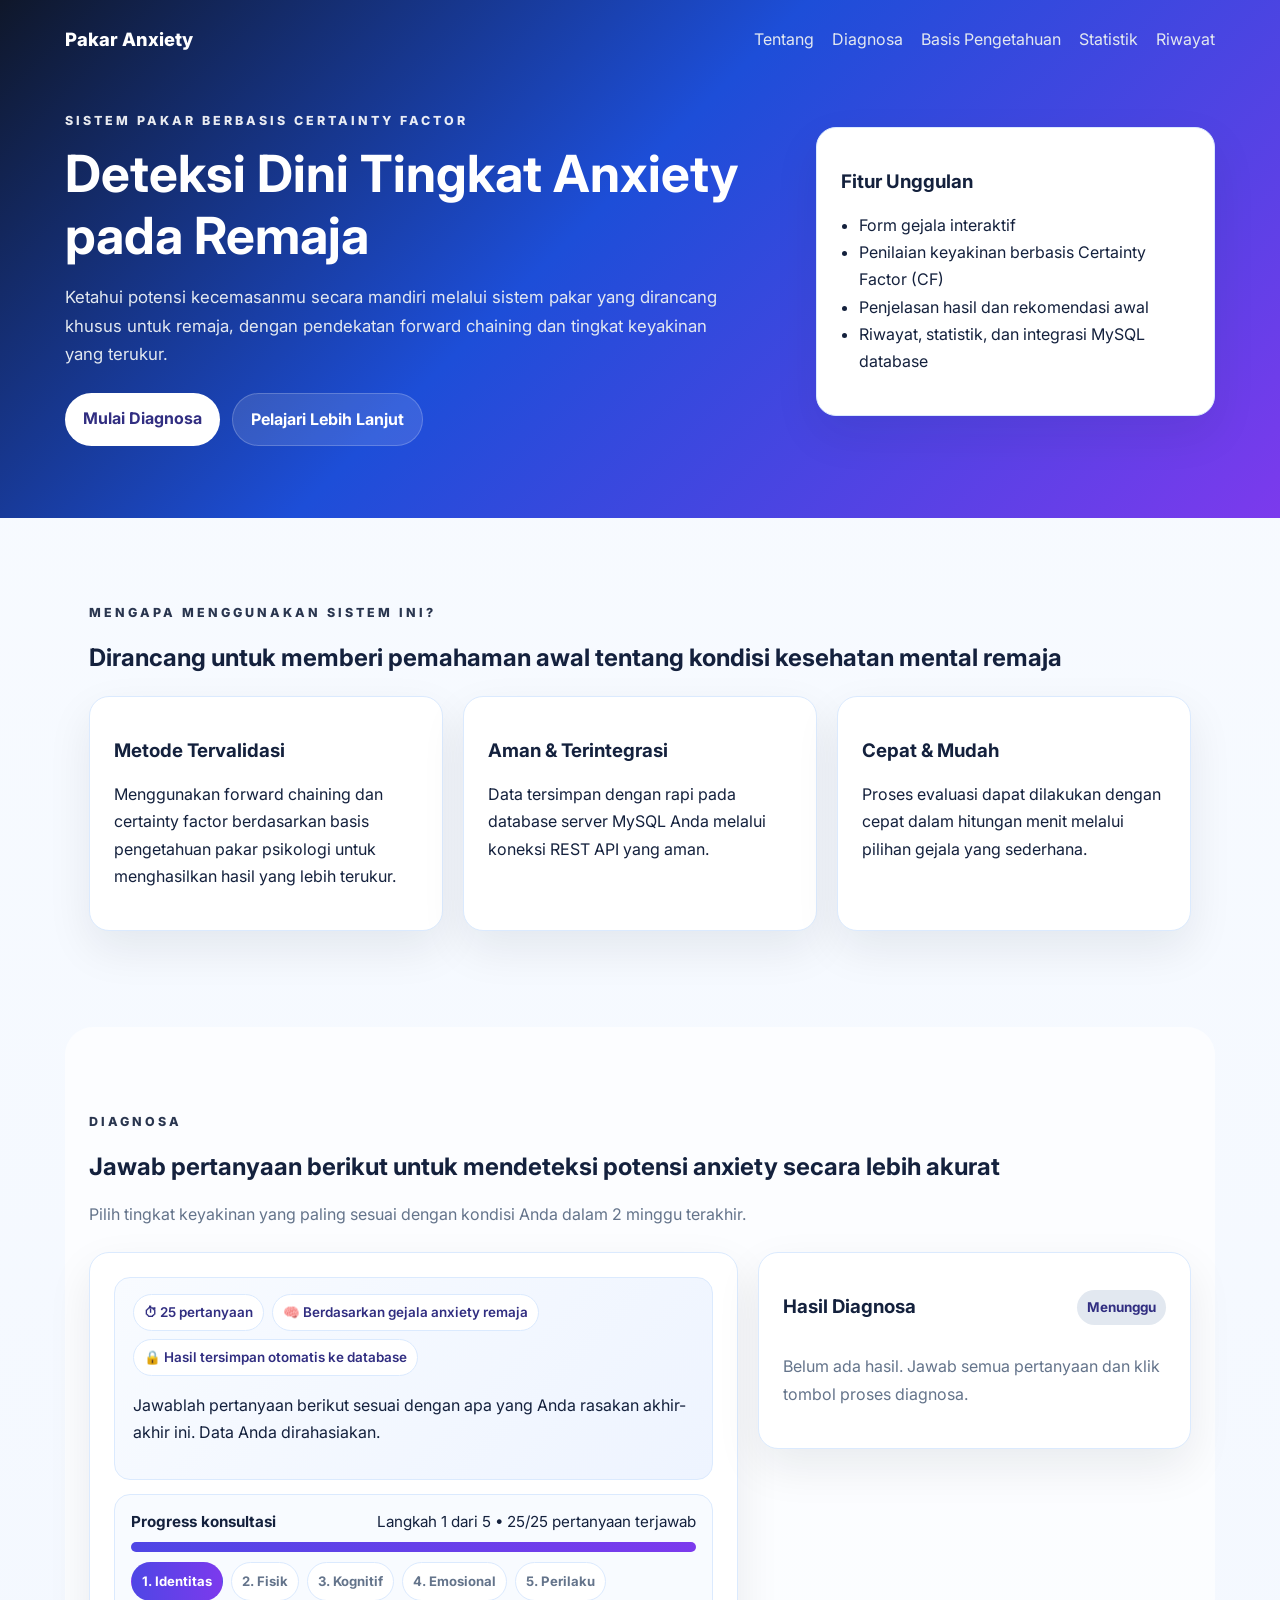
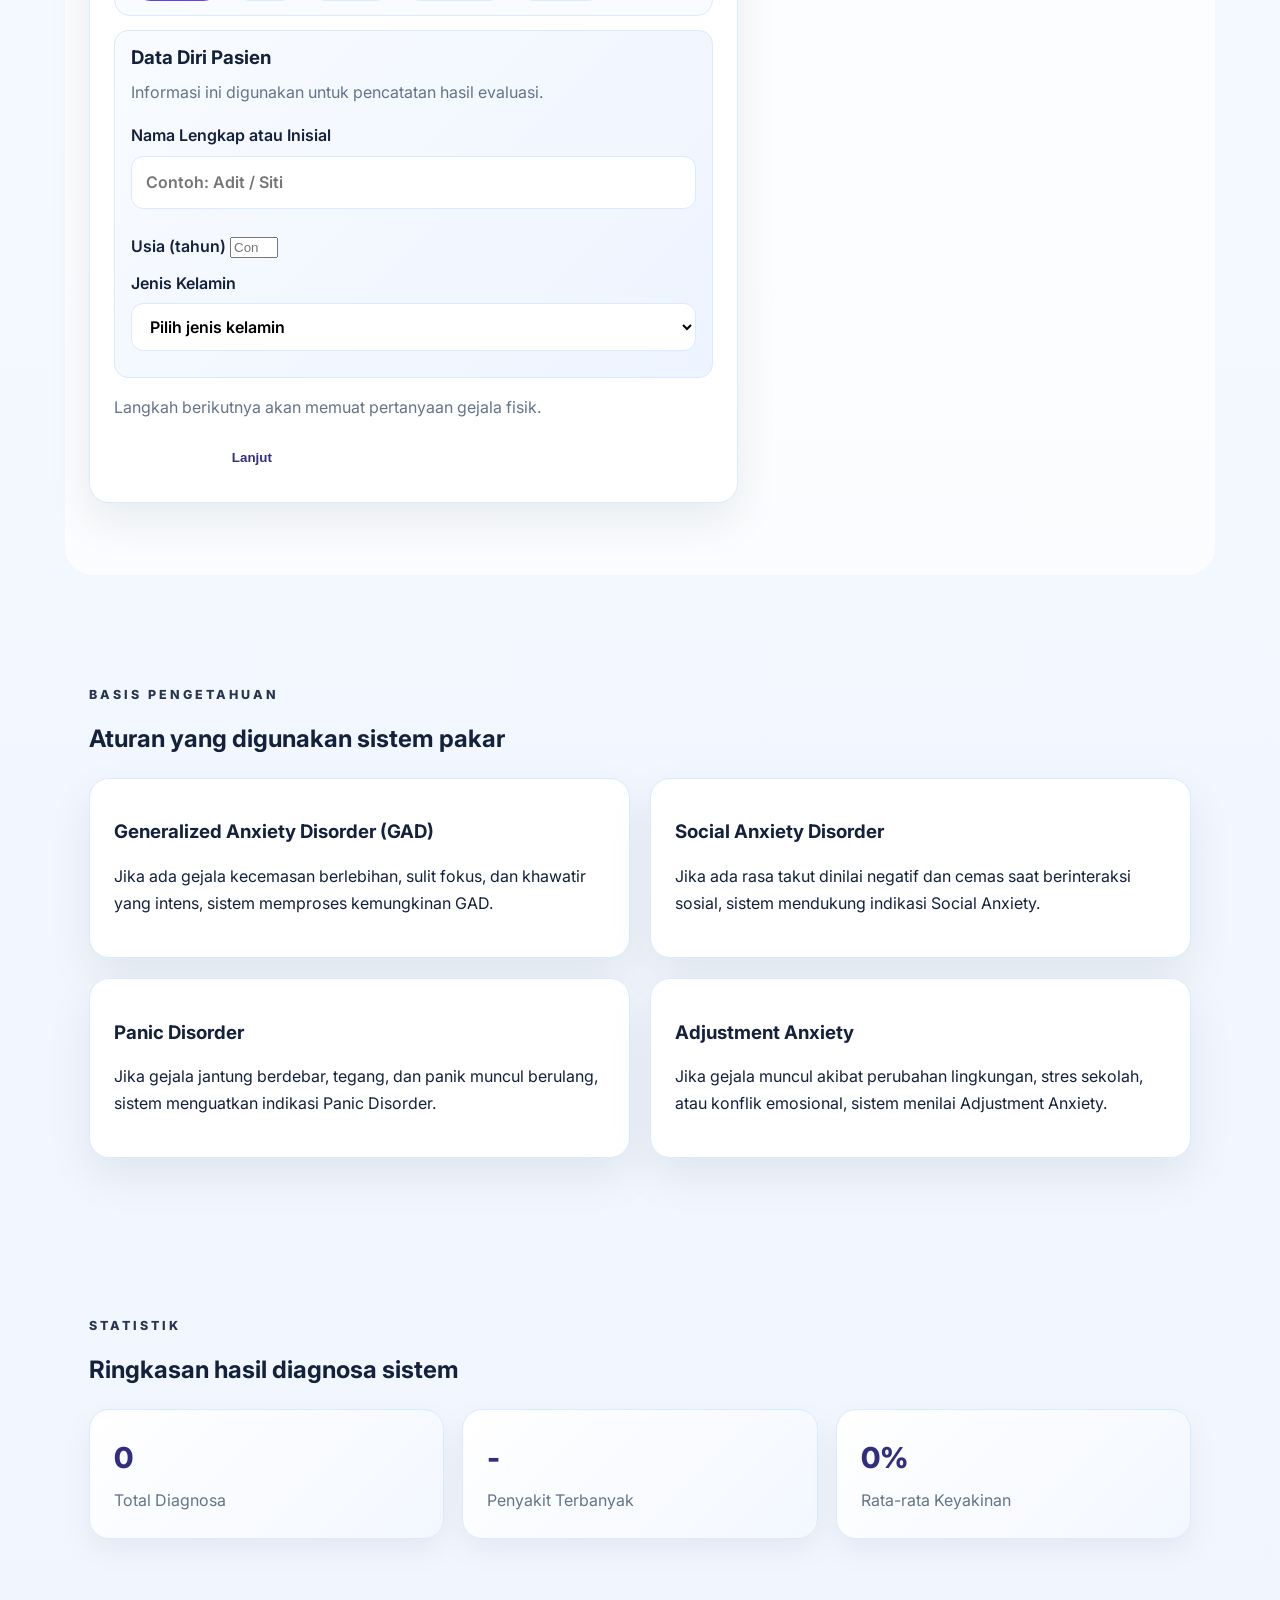
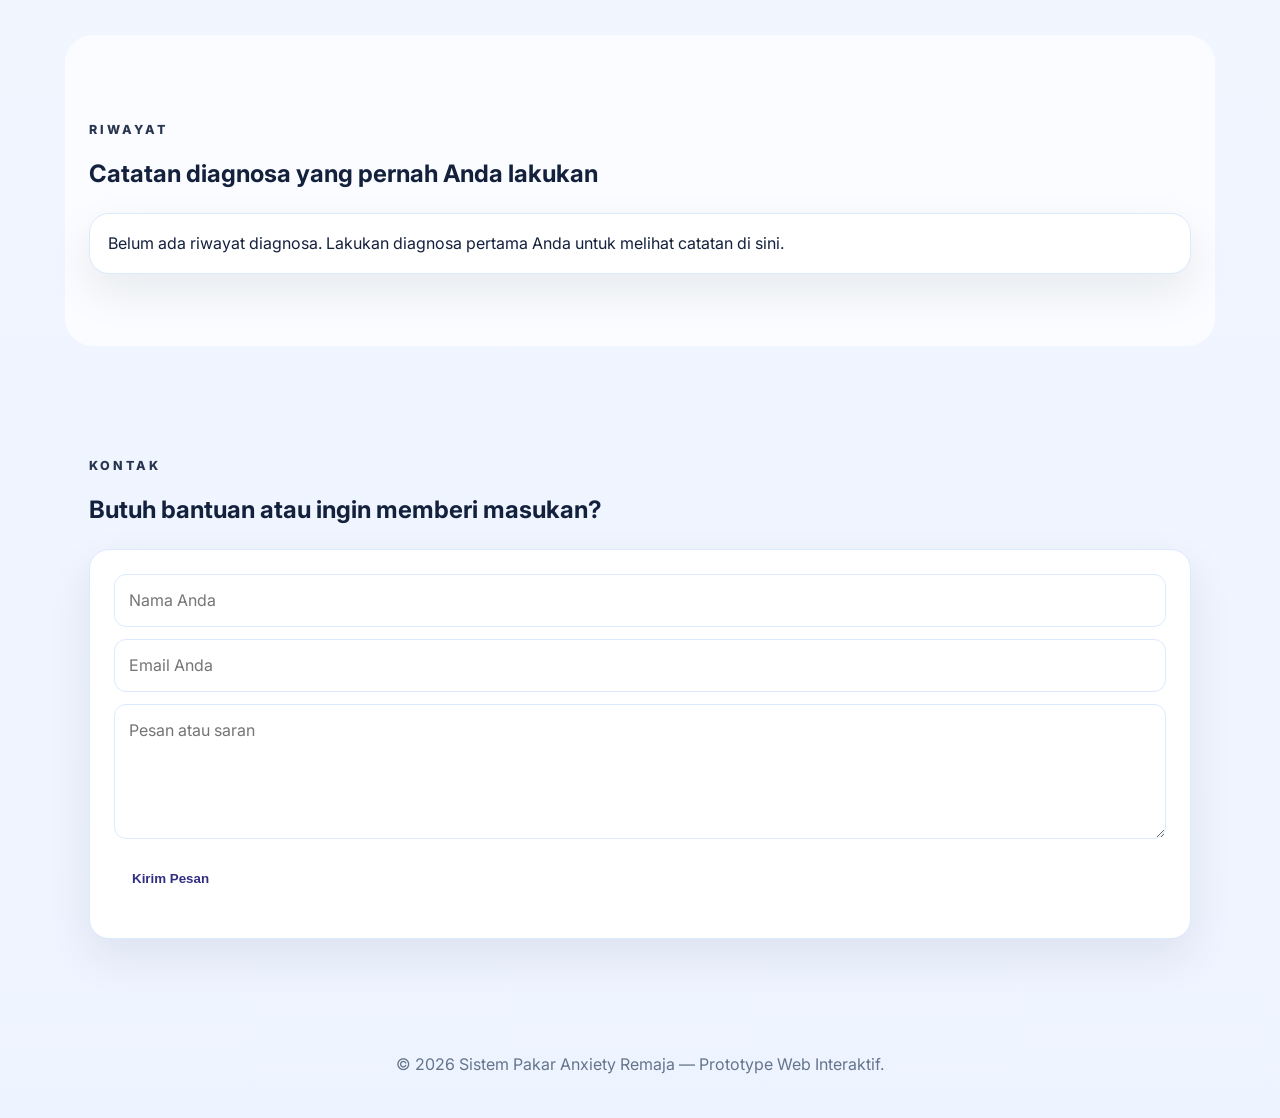
<file: index.html>
<!DOCTYPE html>
<html lang="id">
  <head>
    <meta charset="UTF-8" />
    <meta name="viewport" content="width=device-width, initial-scale=1.0" />
    <title>Deteksi Dini Tingkat Anxiety pada Remaja</title>
    <meta name="description" content="Sistem pakar untuk mendeteksi dini tingkat anxiety pada remaja dengan metode certainty factor dan forward chaining." />
    <link rel="preconnect" href="https://fonts.googleapis.com" />
    <link rel="preconnect" href="https://fonts.gstatic.com" crossorigin />
    <link href="https://fonts.googleapis.com/css2?family=Inter:wght@400;500;600;700;800&display=swap" rel="stylesheet" />
    <link rel="stylesheet" href="styles.css" />
  </head>
  <body>
    <header class="hero">
      <nav class="navbar">
        <a href="#home" class="brand">Pakar Anxiety</a>
        <div class="nav-links">
          <a href="#about">Tentang</a>
          <a href="#diagnosis">Diagnosa</a>
          <a href="#knowledge">Basis Pengetahuan</a>
          <a href="#statistics">Statistik</a>
          <a href="#history">Riwayat</a>
        </div>
      </nav>

      <section id="home" class="hero-content">
        <div>
          <p class="eyebrow">Sistem Pakar Berbasis Certainty Factor</p>
          <h1>Deteksi Dini Tingkat Anxiety pada Remaja</h1>
          <p class="hero-text">
            Ketahui potensi kecemasanmu secara mandiri melalui sistem pakar yang dirancang khusus untuk remaja, dengan pendekatan forward chaining dan tingkat keyakinan yang terukur.
          </p>
          <div class="hero-actions">
            <a href="#diagnosis" class="btn btn-primary">Mulai Diagnosa</a>
            <a href="#knowledge" class="btn btn-secondary">Pelajari Lebih Lanjut</a>
          </div>
        </div>
        <div class="hero-card">
          <h3>Fitur Unggulan</h3>
          <ul>
            <li>Form gejala interaktif</li>
            <li>Penilaian keyakinan berbasis Certainty Factor (CF)</li>
            <li>Penjelasan hasil dan rekomendasi awal</li>
            <li>Riwayat, statistik, dan integrasi MySQL database</li>
          </ul>
        </div>
      </section>
    </header>

    <main>
      <section id="about" class="section">
        <div class="section-heading">
          <p class="eyebrow">Mengapa Menggunakan Sistem Ini?</p>
          <h2>Dirancang untuk memberi pemahaman awal tentang kondisi kesehatan mental remaja</h2>
        </div>
        <div class="card-grid">
          <article class="info-card">
            <h3>Metode Tervalidasi</h3>
            <p>Menggunakan forward chaining dan certainty factor berdasarkan basis pengetahuan pakar psikologi untuk menghasilkan hasil yang lebih terukur.</p>
          </article>
          <article class="info-card">
            <h3>Aman & Terintegrasi</h3>
            <p>Data tersimpan dengan rapi pada database server MySQL Anda melalui koneksi REST API yang aman.</p>
          </article>
          <article class="info-card">
            <h3>Cepat & Mudah</h3>
            <p>Proses evaluasi dapat dilakukan dengan cepat dalam hitungan menit melalui pilihan gejala yang sederhana.</p>
          </article>
        </div>
      </section>

      <section id="diagnosis" class="section alt-section">
        <div class="section-heading">
          <p class="eyebrow">Diagnosa</p>
          <h2>Jawab pertanyaan berikut untuk mendeteksi potensi anxiety secara lebih akurat</h2>
          <p class="section-subtitle">Pilih tingkat keyakinan yang paling sesuai dengan kondisi Anda dalam 2 minggu terakhir.</p>
        </div>
        <div class="diagnosis-layout">
          <!-- PERBAIKAN 1: Menambahkan atribut novalidate agar tidak terjadi error "invalid form control is not focusable" -->
          <form id="diagnosisForm" class="diagnosis-card" novalidate>
            <div class="consultation-intro">
              <div class="consultation-badges">
                <span>⏱ 25 pertanyaan</span>
                <span>🧠 Berdasarkan gejala anxiety remaja</span>
                <span>🔒 Hasil tersimpan otomatis ke database</span>
              </div>
              <p>Jawablah pertanyaan berikut sesuai dengan apa yang Anda rasakan akhir-akhir ini. Data Anda dirahasiakan.</p>
            </div>

            <div class="progress-card">
              <div class="progress-head">
                <strong>Progress konsultasi</strong>
                <span id="progressLabel">Langkah 1/5 • 0/25 pertanyaan terjawab</span>
              </div>
              <div class="progress-bar">
                <div id="progressBar" class="progress-fill"></div>
              </div>
              <div class="stepper" role="tablist" aria-label="Tahap konsultasi">
                <div class="step-pill active" data-step-pill="0">1. Identitas</div>
                <div class="step-pill" data-step-pill="1">2. Fisik</div>
                <div class="step-pill" data-step-pill="2">3. Kognitif</div>
                <div class="step-pill" data-step-pill="3">4. Emosional</div>
                <div class="step-pill" data-step-pill="4">5. Perilaku</div>
              </div>
            </div>

            <!-- LANGKAH 1: IDENTITAS PASIEN -->
            <div class="wizard-step active" data-step="0">
              <div class="identity-card">
                <h3>Data Diri Pasien</h3>
                <p class="section-subtitle">Informasi ini digunakan untuk pencatatan hasil evaluasi.</p>
                <label>
                  Nama Lengkap atau Inisial
                  <input type="text" id="patientName" name="patientName" placeholder="Contoh: Adit / Siti" required />
                </label>
                <label>
                  Usia (tahun)
                  <!-- PERBAIKAN 2: Menambahkan atribut name="patientAge" -->
                  <input type="number" id="patientAge" name="patientAge" min="12" max="20" placeholder="Contoh: 16" required />
                </label>
                <label>
                  Jenis Kelamin
                  <select id="patientGender" name="patientGender" required>
                    <option value="">Pilih jenis kelamin</option>
                    <option value="Laki-laki">Laki-laki</option>
                    <option value="Perempuan">Perempuan</option>
                  </select>
                </label>
              </div>
              <p class="section-subtitle">Langkah berikutnya akan memuat pertanyaan gejala fisik.</p>
            </div>

            <!-- LANGKAH 2: GEJALA FISIK (G01 - G09) -->
            <div class="wizard-step" data-step="1">
              <div class="form-group">
                <div class="question-section">
                  <div class="step-header">
                    <h4>Bagian 1: Gejala Fisik</h4>
                    <p>Seberapa yakin Anda merasakan gejala-gejala berikut?</p>
                  </div>

                  <div class="question-card">
                    <p>1. [G01] Jantung berdetak cepat atau berdebar.</p>
                    <div class="scale">
                      <label><input type="radio" name="q1" value="0" checked /> Tidak (0)</label>
                      <label><input type="radio" name="q1" value="1" /> Sangat Tidak Yakin (0.2)</label>
                      <label><input type="radio" name="q1" value="2" /> Tidak Yakin (0.4)</label>
                      <label><input type="radio" name="q1" value="3" /> Yakin (0.6)</label>
                      <label><input type="radio" name="q1" value="4" /> Sangat Yakin (0.8)</label>
                      <label><input type="radio" name="q1" value="5" /> Pasti (1.0)</label>
                    </div>
                  </div>

                  <div class="question-card">
                    <p>2. [G02] Keringat berlebih.</p>
                    <div class="scale">
                      <label><input type="radio" name="q2" value="0" checked /> Tidak (0)</label>
                      <label><input type="radio" name="q2" value="1" /> Sangat Tidak Yakin (0.2)</label>
                      <label><input type="radio" name="q2" value="2" /> Tidak Yakin (0.4)</label>
                      <label><input type="radio" name="q2" value="3" /> Yakin (0.6)</label>
                      <label><input type="radio" name="q2" value="4" /> Sangat Yakin (0.8)</label>
                      <label><input type="radio" name="q2" value="5" /> Pasti (1.0)</label>
                    </div>
                  </div>

                  <div class="question-card">
                    <p>3. [G03] Gemetar atau tremor.</p>
                    <div class="scale">
                      <label><input type="radio" name="q3" value="0" checked /> Tidak (0)</label>
                      <label><input type="radio" name="q3" value="1" /> Sangat Tidak Yakin (0.2)</label>
                      <label><input type="radio" name="q3" value="2" /> Tidak Yakin (0.4)</label>
                      <label><input type="radio" name="q3" value="3" /> Yakin (0.6)</label>
                      <label><input type="radio" name="q3" value="4" /> Sangat Yakin (0.8)</label>
                      <label><input type="radio" name="q3" value="5" /> Pasti (1.0)</label>
                    </div>
                  </div>

                  <div class="question-card">
                    <p>4. [G04] Sesak napas.</p>
                    <div class="scale">
                      <label><input type="radio" name="q4" value="0" checked /> Tidak (0)</label>
                      <label><input type="radio" name="q4" value="1" /> Sangat Tidak Yakin (0.2)</label>
                      <label><input type="radio" name="q4" value="2" /> Tidak Yakin (0.4)</label>
                      <label><input type="radio" name="q4" value="3" /> Yakin (0.6)</label>
                      <label><input type="radio" name="q4" value="4" /> Sangat Yakin (0.8)</label>
                      <label><input type="radio" name="q4" value="5" /> Pasti (1.0)</label>
                    </div>
                  </div>

                  <div class="question-card">
                    <p>5. [G05] Pusing atau sakit kepala.</p>
                    <div class="scale">
                      <label><input type="radio" name="q5" value="0" checked /> Tidak (0)</label>
                      <label><input type="radio" name="q5" value="1" /> Sangat Tidak Yakin (0.2)</label>
                      <label><input type="radio" name="q5" value="2" /> Tidak Yakin (0.4)</label>
                      <label><input type="radio" name="q5" value="3" /> Yakin (0.6)</label>
                      <label><input type="radio" name="q5" value="4" /> Sangat Yakin (0.8)</label>
                      <label><input type="radio" name="q5" value="5" /> Pasti (1.0)</label>
                    </div>
                  </div>

                  <div class="question-card">
                    <p>6. [G06] Mual atau gangguan perut.</p>
                    <div class="scale">
                      <label><input type="radio" name="q6" value="0" checked /> Tidak (0)</label>
                      <label><input type="radio" name="q6" value="1" /> Sangat Tidak Yakin (0.2)</label>
                      <label><input type="radio" name="q6" value="2" /> Tidak Yakin (0.4)</label>
                      <label><input type="radio" name="q6" value="3" /> Yakin (0.6)</label>
                      <label><input type="radio" name="q6" value="4" /> Sangat Yakin (0.8)</label>
                      <label><input type="radio" name="q6" value="5" /> Pasti (1.0)</label>
                    </div>
                  </div>

                  <div class="question-card">
                    <p>7. [G07] Otot tegang atau kaku.</p>
                    <div class="scale">
                      <label><input type="radio" name="q7" value="0" checked /> Tidak (0)</label>
                      <label><input type="radio" name="q7" value="1" /> Sangat Tidak Yakin (0.2)</label>
                      <label><input type="radio" name="q7" value="2" /> Tidak Yakin (0.4)</label>
                      <label><input type="radio" name="q7" value="3" /> Yakin (0.6)</label>
                      <label><input type="radio" name="q7" value="4" /> Sangat Yakin (0.8)</label>
                      <label><input type="radio" name="q7" value="5" /> Pasti (1.0)</label>
                    </div>
                  </div>

                  <div class="question-card">
                    <p>8. [G08] Kelelahan berlebih.</p>
                    <div class="scale">
                      <label><input type="radio" name="q8" value="0" checked /> Tidak (0)</label>
                      <label><input type="radio" name="q8" value="1" /> Sangat Tidak Yakin (0.2)</label>
                      <label><input type="radio" name="q8" value="2" /> Tidak Yakin (0.4)</label>
                      <label><input type="radio" name="q8" value="3" /> Yakin (0.6)</label>
                      <label><input type="radio" name="q8" value="4" /> Sangat Yakin (0.8)</label>
                      <label><input type="radio" name="q8" value="5" /> Pasti (1.0)</label>
                    </div>
                  </div>

                  <div class="question-card">
                    <p>9. [G09] Sulit tidur (insomnia).</p>
                    <div class="scale">
                      <label><input type="radio" name="q9" value="0" checked /> Tidak (0)</label>
                      <label><input type="radio" name="q9" value="1" /> Sangat Tidak Yakin (0.2)</label>
                      <label><input type="radio" name="q9" value="2" /> Tidak Yakin (0.4)</label>
                      <label><input type="radio" name="q9" value="3" /> Yakin (0.6)</label>
                      <label><input type="radio" name="q9" value="4" /> Sangat Yakin (0.8)</label>
                      <label><input type="radio" name="q9" value="5" /> Pasti (1.0)</label>
                    </div>
                  </div>
                </div>
              </div>
            </div>

            <!-- LANGKAH 3: GEJALA KOGNITIF (G10 - G16) -->
            <div class="wizard-step" data-step="2">
              <div class="form-group">
                <div class="question-section">
                  <div class="step-header">
                    <h4>Bagian 2: Gejala Kognitif</h4>
                    <p>Seberapa yakin Anda merasakan gejala-gejala berikut?</p>
                  </div>

                  <div class="question-card">
                    <p>10. [G10] Khawatir berlebihan tentang berbagai hal.</p>
                    <div class="scale">
                      <label><input type="radio" name="q10" value="0" checked /> Tidak (0)</label>
                      <label><input type="radio" name="q10" value="1" /> Sangat Tidak Yakin (0.2)</label>
                      <label><input type="radio" name="q10" value="2" /> Tidak Yakin (0.4)</label>
                      <label><input type="radio" name="q10" value="3" /> Yakin (0.6)</label>
                      <label><input type="radio" name="q10" value="4" /> Sangat Yakin (0.8)</label>
                      <label><input type="radio" name="q10" value="5" /> Pasti (1.0)</label>
                    </div>
                  </div>

                  <div class="question-card">
                    <p>11. [G11] Sulit berkonsentrasi atau pikiran kosong.</p>
                    <div class="scale">
                      <label><input type="radio" name="q11" value="0" checked /> Tidak (0)</label>
                      <label><input type="radio" name="q11" value="1" /> Sangat Tidak Yakin (0.2)</label>
                      <label><input type="radio" name="q11" value="2" /> Tidak Yakin (0.4)</label>
                      <label><input type="radio" name="q11" value="3" /> Yakin (0.6)</label>
                      <label><input type="radio" name="q11" value="4" /> Sangat Yakin (0.8)</label>
                      <label><input type="radio" name="q11" value="5" /> Pasti (1.0)</label>
                    </div>
                  </div>

                  <div class="question-card">
                    <p>12. [G12] Pikiran negatif terus-menerus.</p>
                    <div class="scale">
                      <label><input type="radio" name="q12" value="0" checked /> Tidak (0)</label>
                      <label><input type="radio" name="q12" value="1" /> Sangat Tidak Yakin (0.2)</label>
                      <label><input type="radio" name="q12" value="2" /> Tidak Yakin (0.4)</label>
                      <label><input type="radio" name="q12" value="3" /> Yakin (0.6)</label>
                      <label><input type="radio" name="q12" value="4" /> Sangat Yakin (0.8)</label>
                      <label><input type="radio" name="q12" value="5" /> Pasti (1.0)</label>
                    </div>
                  </div>

                  <div class="question-card">
                    <p>13. [G13] Takut dinilai negatif oleh orang lain.</p>
                    <div class="scale">
                      <label><input type="radio" name="q13" value="0" checked /> Tidak (0)</label>
                      <label><input type="radio" name="q13" value="1" /> Sangat Tidak Yakin (0.2)</label>
                      <label><input type="radio" name="q13" value="2" /> Tidak Yakin (0.4)</label>
                      <label><input type="radio" name="q13" value="3" /> Yakin (0.6)</label>
                      <label><input type="radio" name="q13" value="4" /> Sangat Yakin (0.8)</label>
                      <label><input type="radio" name="q13" value="5" /> Pasti (1.0)</label>
                    </div>
                  </div>

                  <div class="question-card">
                    <p>14. [G14] Takut memalukan diri sendiri di depan umum.</p>
                    <div class="scale">
                      <label><input type="radio" name="q14" value="0" checked /> Tidak (0)</label>
                      <label><input type="radio" name="q14" value="1" /> Sangat Tidak Yakin (0.2)</label>
                      <label><input type="radio" name="q14" value="2" /> Tidak Yakin (0.4)</label>
                      <label><input type="radio" name="q14" value="3" /> Yakin (0.6)</label>
                      <label><input type="radio" name="q14" value="4" /> Sangat Yakin (0.8)</label>
                      <label><input type="radio" name="q14" value="5" /> Pasti (1.0)</label>
                    </div>
                  </div>

                  <div class="question-card">
                    <p>15. [G15] Pikiran tentang bencana atau malapetaka.</p>
                    <div class="scale">
                      <label><input type="radio" name="q15" value="0" checked /> Tidak (0)</label>
                      <label><input type="radio" name="q15" value="1" /> Sangat Tidak Yakin (0.2)</label>
                      <label><input type="radio" name="q15" value="2" /> Tidak Yakin (0.4)</label>
                      <label><input type="radio" name="q15" value="3" /> Yakin (0.6)</label>
                      <label><input type="radio" name="q15" value="4" /> Sangat Yakin (0.8)</label>
                      <label><input type="radio" name="q15" value="5" /> Pasti (1.0)</label>
                    </div>
                  </div>

                  <div class="question-card">
                    <p>16. [G16] Perasaan tidak nyata atau terpisah dari lingkungan.</p>
                    <div class="scale">
                      <label><input type="radio" name="q16" value="0" checked /> Tidak (0)</label>
                      <label><input type="radio" name="q16" value="1" /> Sangat Tidak Yakin (0.2)</label>
                      <label><input type="radio" name="q16" value="2" /> Tidak Yakin (0.4)</label>
                      <label><input type="radio" name="q16" value="3" /> Yakin (0.6)</label>
                      <label><input type="radio" name="q16" value="4" /> Sangat Yakin (0.8)</label>
                      <label><input type="radio" name="q16" value="5" /> Pasti (1.0)</label>
                    </div>
                  </div>
                </div>
              </div>
            </div>

            <!-- LANGKAH 4: GEJALA EMOSIONAL (G17 - G20) -->
            <div class="wizard-step" data-step="3">
              <div class="form-group">
                <div class="question-section">
                  <div class="step-header">
                    <h4>Bagian 3: Gejala Emosional</h4>
                    <p>Seberapa yakin Anda merasakan gejala-gejala berikut?</p>
                  </div>

                  <div class="question-card">
                    <p>17. [G17] Mudah marah atau sangat sensitif.</p>
                    <div class="scale">
                      <label><input type="radio" name="q17" value="0" checked /> Tidak (0)</label>
                      <label><input type="radio" name="q17" value="1" /> Sangat Tidak Yakin (0.2)</label>
                      <label><input type="radio" name="q17" value="2" /> Tidak Yakin (0.4)</label>
                      <label><input type="radio" name="q17" value="3" /> Yakin (0.6)</label>
                      <label><input type="radio" name="q17" value="4" /> Sangat Yakin (0.8)</label>
                      <label><input type="radio" name="q17" value="5" /> Pasti (1.0)</label>
                    </div>
                  </div>

                  <div class="question-card">
                    <p>18. [G18] Perasaan cemas yang intens secara tiba-tiba.</p>
                    <div class="scale">
                      <label><input type="radio" name="q18" value="0" checked /> Tidak (0)</label>
                      <label><input type="radio" name="q18" value="1" /> Sangat Tidak Yakin (0.2)</label>
                      <label><input type="radio" name="q18" value="2" /> Tidak Yakin (0.4)</label>
                      <label><input type="radio" name="q18" value="3" /> Yakin (0.6)</label>
                      <label><input type="radio" name="q18" value="4" /> Sangat Yakin (0.8)</label>
                      <label><input type="radio" name="q18" value="5" /> Pasti (1.0)</label>
                    </div>
                  </div>

                  <div class="question-card">
                    <p>19. [G19] Takut kehilangan kendali.</p>
                    <div class="scale">
                      <label><input type="radio" name="q19" value="0" checked /> Tidak (0)</label>
                      <label><input type="radio" name="q19" value="1" /> Sangat Tidak Yakin (0.2)</label>
                      <label><input type="radio" name="q19" value="2" /> Tidak Yakin (0.4)</label>
                      <label><input type="radio" name="q19" value="3" /> Yakin (0.6)</label>
                      <label><input type="radio" name="q19" value="4" /> Sangat Yakin (0.8)</label>
                      <label><input type="radio" name="q19" value="5" /> Pasti (1.0)</label>
                    </div>
                  </div>

                  <div class="question-card">
                    <p>20. [G20] Takut mati mendadak.</p>
                    <div class="scale">
                      <label><input type="radio" name="q20" value="0" checked /> Tidak (0)</label>
                      <label><input type="radio" name="q20" value="1" /> Sangat Tidak Yakin (0.2)</label>
                      <label><input type="radio" name="q20" value="2" /> Tidak Yakin (0.4)</label>
                      <label><input type="radio" name="q20" value="3" /> Yakin (0.6)</label>
                      <label><input type="radio" name="q20" value="4" /> Sangat Yakin (0.8)</label>
                      <label><input type="radio" name="q20" value="5" /> Pasti (1.0)</label>
                    </div>
                  </div>
                </div>
              </div>
            </div>

            <!-- LANGKAH 5: GEJALA PERILAKU (G21 - G25) -->
            <div class="wizard-step" data-step="4">
              <div class="form-group">
                <div class="question-section">
                  <div class="step-header">
                    <h4>Bagian 4: Gejala Perilaku</h4>
                    <p>Seberapa yakin Anda merasakan gejala-gejala berikut?</p>
                  </div>

                  <div class="question-card">
                    <p>21. [G21] Menghindari situasi sosial.</p>
                    <div class="scale">
                      <label><input type="radio" name="q21" value="0" checked /> Tidak (0)</label>
                      <label><input type="radio" name="q21" value="1" /> Sangat Tidak Yakin (0.2)</label>
                      <label><input type="radio" name="q21" value="2" /> Tidak Yakin (0.4)</label>
                      <label><input type="radio" name="q21" value="3" /> Yakin (0.6)</label>
                      <label><input type="radio" name="q21" value="4" /> Sangat Yakin (0.8)</label>
                      <label><input type="radio" name="q21" value="5" /> Pasti (1.0)</label>
                    </div>
                  </div>

                  <div class="question-card">
                    <p>22. [G22] Menghindari objek atau situasi tertentu.</p>
                    <div class="scale">
                      <label><input type="radio" name="q22" value="0" checked /> Tidak (0)</label>
                      <label><input type="radio" name="q22" value="1" /> Sangat Tidak Yakin (0.2)</label>
                      <label><input type="radio" name="q22" value="2" /> Tidak Yakin (0.4)</label>
                      <label><input type="radio" name="q22" value="3" /> Yakin (0.6)</label>
                      <label><input type="radio" name="q22" value="4" /> Sangat Yakin (0.8)</label>
                      <label><input type="radio" name="q22" value="5" /> Pasti (1.0)</label>
                    </div>
                  </div>

                  <div class="question-card">
                    <p>23. [G23] Sulit berpisah dengan orang tua atau orang terdekat.</p>
                    <div class="scale">
                      <label><input type="radio" name="q23" value="0" checked /> Tidak (0)</label>
                      <label><input type="radio" name="q23" value="1" /> Sangat Tidak Yakin (0.2)</label>
                      <label><input type="radio" name="q23" value="2" /> Tidak Yakin (0.4)</label>
                      <label><input type="radio" name="q23" value="3" /> Yakin (0.6)</label>
                      <label><input type="radio" name="q23" value="4" /> Sangat Yakin (0.8)</label>
                      <label><input type="radio" name="q23" value="5" /> Pasti (1.0)</label>
                    </div>
                  </div>

                  <div class="question-card">
                    <p>24. [G24] Mencari jaminan atau kepastian berulang-ulang.</p>
                    <div class="scale">
                      <label><input type="radio" name="q24" value="0" checked /> Tidak (0)</label>
                      <label><input type="radio" name="q24" value="1" /> Sangat Tidak Yakin (0.2)</label>
                      <label><input type="radio" name="q24" value="2" /> Tidak Yakin (0.4)</label>
                      <label><input type="radio" name="q24" value="3" /> Yakin (0.6)</label>
                      <label><input type="radio" name="q24" value="4" /> Sangat Yakin (0.8)</label>
                      <label><input type="radio" name="q24" value="5" /> Pasti (1.0)</label>
                    </div>
                  </div>

                  <div class="question-card">
                    <p>25. [G25] Penurunan prestasi akademik.</p>
                    <div class="scale">
                      <label><input type="radio" name="q25" value="0" checked /> Tidak (0)</label>
                      <label><input type="radio" name="q25" value="1" /> Sangat Tidak Yakin (0.2)</label>
                      <label><input type="radio" name="q25" value="2" /> Tidak Yakin (0.4)</label>
                      <label><input type="radio" name="q25" value="3" /> Yakin (0.6)</label>
                      <label><input type="radio" name="q25" value="4" /> Sangat Yakin (0.8)</label>
                      <label><input type="radio" name="q25" value="5" /> Pasti (1.0)</label>
                    </div>
                  </div>
                </div>
              </div>
            </div>

            <!-- TOMBOL NAVIGASI -->
            <div class="wizard-nav form-actions">
              <button type="button" id="prevStepBtn" class="btn btn-secondary">Kembali</button>
              <button type="button" id="nextStepBtn" class="btn btn-primary">Lanjut</button>
              <button type="submit" id="submitStepBtn" class="btn btn-primary wizard-submit">Selesai & Lihat Hasil</button>
              <button type="button" id="resetFormBtn" class="btn btn-secondary">Reset Konsultasi</button>
            </div>
          </form>

          <!-- PANEL HASIL DIAGNOSA -->
          <div id="resultPanel" class="result-card">
            <div class="result-card-header">
              <h3>Hasil Diagnosa</h3>
              <span id="resultBadge" class="status-badge">Menunggu</span>
            </div>
            <div id="resultContent">
              <p class="result-placeholder">Belum ada hasil. Jawab semua pertanyaan dan klik tombol proses diagnosa.</p>
            </div>
          </div>
        </div>
      </section>

      <section id="knowledge" class="section">
        <div class="section-heading">
          <p class="eyebrow">Basis Pengetahuan</p>
          <h2>Aturan yang digunakan sistem pakar</h2>
        </div>
        <div class="rules-list">
          <article class="rule-card">
            <h3>Generalized Anxiety Disorder (GAD)</h3>
            <p>Jika ada gejala kecemasan berlebihan, sulit fokus, dan khawatir yang intens, sistem memproses kemungkinan GAD.</p>
          </article>
          <article class="rule-card">
            <h3>Social Anxiety Disorder</h3>
            <p>Jika ada rasa takut dinilai negatif dan cemas saat berinteraksi sosial, sistem mendukung indikasi Social Anxiety.</p>
          </article>
          <article class="rule-card">
            <h3>Panic Disorder</h3>
            <p>Jika gejala jantung berdebar, tegang, dan panik muncul berulang, sistem menguatkan indikasi Panic Disorder.</p>
          </article>
          <article class="rule-card">
            <h3>Adjustment Anxiety</h3>
            <p>Jika gejala muncul akibat perubahan lingkungan, stres sekolah, atau konflik emosional, sistem menilai Adjustment Anxiety.</p>
          </article>
        </div>
      </section>

      <section id="statistics" class="section">
        <div class="section-heading">
          <p class="eyebrow">Statistik</p>
          <h2>Ringkasan hasil diagnosa sistem</h2>
        </div>
        <div class="stats-grid">
          <div class="stat-card">
            <div id="totalDiagnoses" class="stat-number">0</div>
            <div class="stat-label">Total Diagnosa</div>
          </div>
          <div class="stat-card">
            <div id="mostCommonDisease" class="stat-number">-</div>
            <div class="stat-label">Penyakit Terbanyak</div>
          </div>
          <div class="stat-card">
            <div id="avgScore" class="stat-number">0%</div>
            <div class="stat-label">Rata-rata Keyakinan</div>
          </div>
        </div>
      </section>

      <section id="history" class="section alt-section">
        <div class="section-heading">
          <p class="eyebrow">Riwayat</p>
          <h2>Catatan diagnosa yang pernah Anda lakukan</h2>
        </div>
        <div id="historyList" class="history-list"></div>
      </section>

      <section id="contact" class="section">
        <div class="section-heading">
          <p class="eyebrow">Kontak</p>
          <h2>Butuh bantuan atau ingin memberi masukan?</h2>
        </div>
        <form id="contactForm" class="contact-card">
          <input type="text" placeholder="Nama Anda" required />
          <input type="email" placeholder="Email Anda" required />
          <textarea rows="4" placeholder="Pesan atau saran" required></textarea>
          <button type="submit" class="btn btn-primary">Kirim Pesan</button>
          <p id="contactMessage" class="contact-message"></p>
        </form>
      </section>
    </main>

    <footer class="footer">
      <p>© 2026 Sistem Pakar Anxiety Remaja — Prototype Web Interaktif.</p>
    </footer>

    <script src="script.js"></script>
  </body>
</html>
</file>
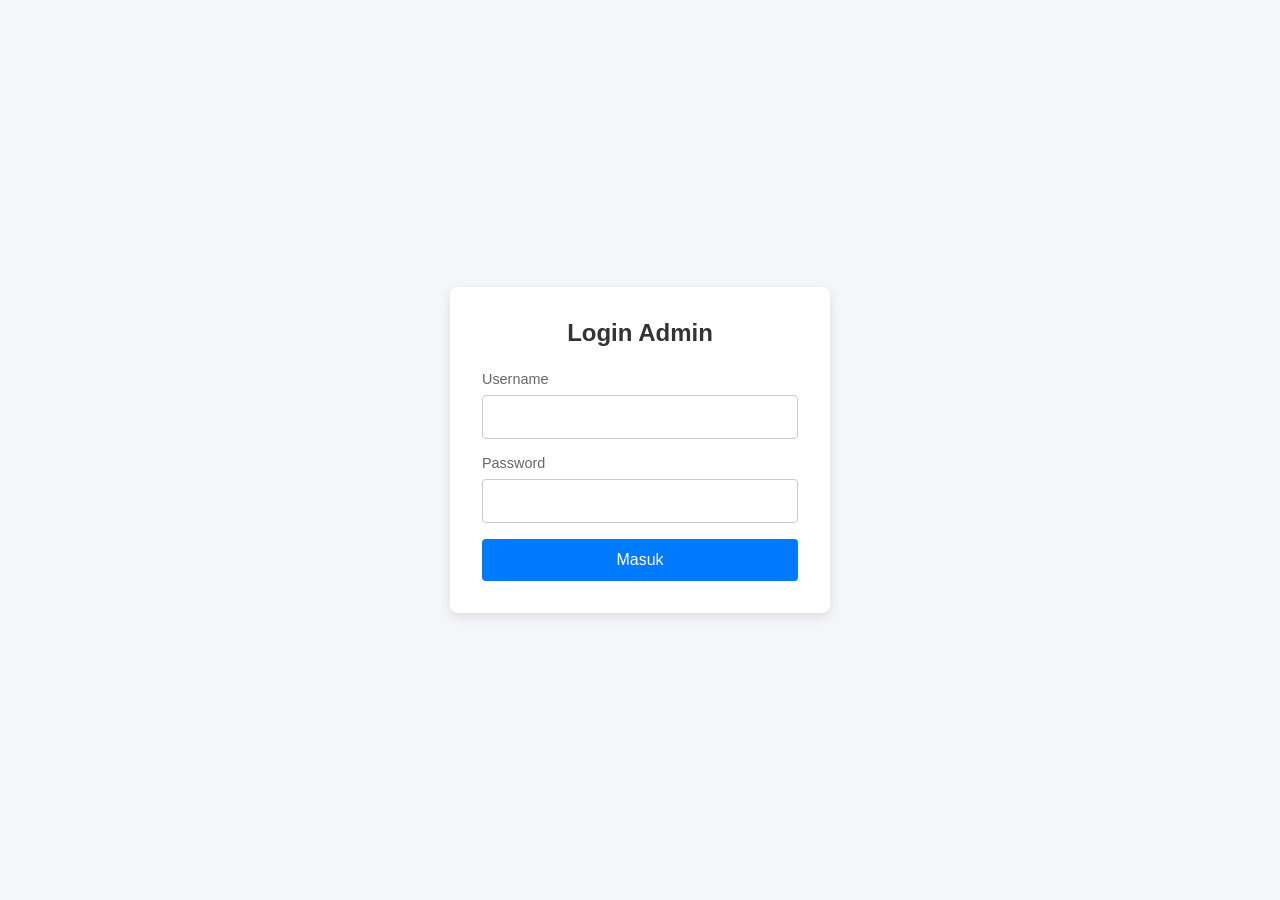
<file: login.html>
<!DOCTYPE html>
<html lang="id">
<head>
    <meta charset="UTF-8">
    <meta name="viewport" content="width=device-width, initial-scale=1.0">
    <title>Login Admin - Expert System</title>
    <style>
        * { box-sizing: border-box; margin: 0; padding: 0; font-family: sans-serif; }
        body { display: flex; justify-content: center; align-items: center; min-height: 100vh; background: #f4f6f9; }
        .login-card { background: #fff; padding: 2rem; border-radius: 8px; box-shadow: 0 4px 12px rgba(0,0,0,0.1); width: 100%; max-width: 380px; }
        .login-card h2 { margin-bottom: 1.5rem; color: #333; text-align: center; }
        .form-group { margin-bottom: 1rem; }
        .form-group label { display: block; margin-bottom: .5rem; color: #666; font-size: 0.9rem; }
        .form-group input { width: 100%; padding: 0.75rem; border: 1px solid #ccc; border-radius: 4px; font-size: 1rem; }
        .btn-login { width: 100%; padding: 0.75rem; background: #007bff; color: #fff; border: none; border-radius: 4px; font-size: 1rem; cursor: pointer; }
        .btn-login:hover { background: #0056b3; }
        .alert { padding: 0.75rem; margin-bottom: 1rem; border-radius: 4px; font-size: 0.85rem; display: none; }
        .alert-error { background: #f8d7da; color: #721c24; border: 1px solid #f5c6cb; }
    </style>
</head>
<body>

<div class="login-card">
    <h2>Login Admin</h2>
    <div id="alertBox" class="alert alert-error"></div>
    <form id="loginForm">
        <div class="form-group">
            <label for="username">Username</label>
            <input type="text" id="username" required autocomplete="off">
        </div>
        <div class="form-group">
            <label for="password">Password</label>
            <input type="password" id="password" required>
        </div>
        <button type="submit" class="btn-login">Masuk</button>
    </form>
</div>

<script>
    // URL disesuaikan dengan path standar XAMPP (Port 80/Default)
    const API_URL = 'http://localhost:5500/admin_api.php';

    document.getElementById('loginForm').addEventListener('submit', async (e) => {
        e.preventDefault();
        const alertBox = document.getElementById('alertBox');
        alertBox.style.display = 'none';

        const username = document.getElementById('username').value;
        const password = document.getElementById('password').value;

        try {
            const res = await fetch(`${API_URL}?action=login`, {
                method: 'POST',
                headers: { 'Content-Type': 'application/json', 'Access-Control-Allow-Origin': 'allow' },
                body: JSON.stringify({ username, password })
            });

            const data = await res.json();

            if (data.success) {
                alert('Login Berhasil!');
                // Diarahkan ke halaman admin
                window.location.href = 'admin.html';
            } else {
                alertBox.textContent = data.message;
                alertBox.style.display = 'block';
            }
        } catch (err) {
            console.log(err)
            alertBox.textContent = 'Gagal terhubung ke server backend.';
            alertBox.style.display = 'block';
        }
    });
</script>

</body>
</html>
</file>
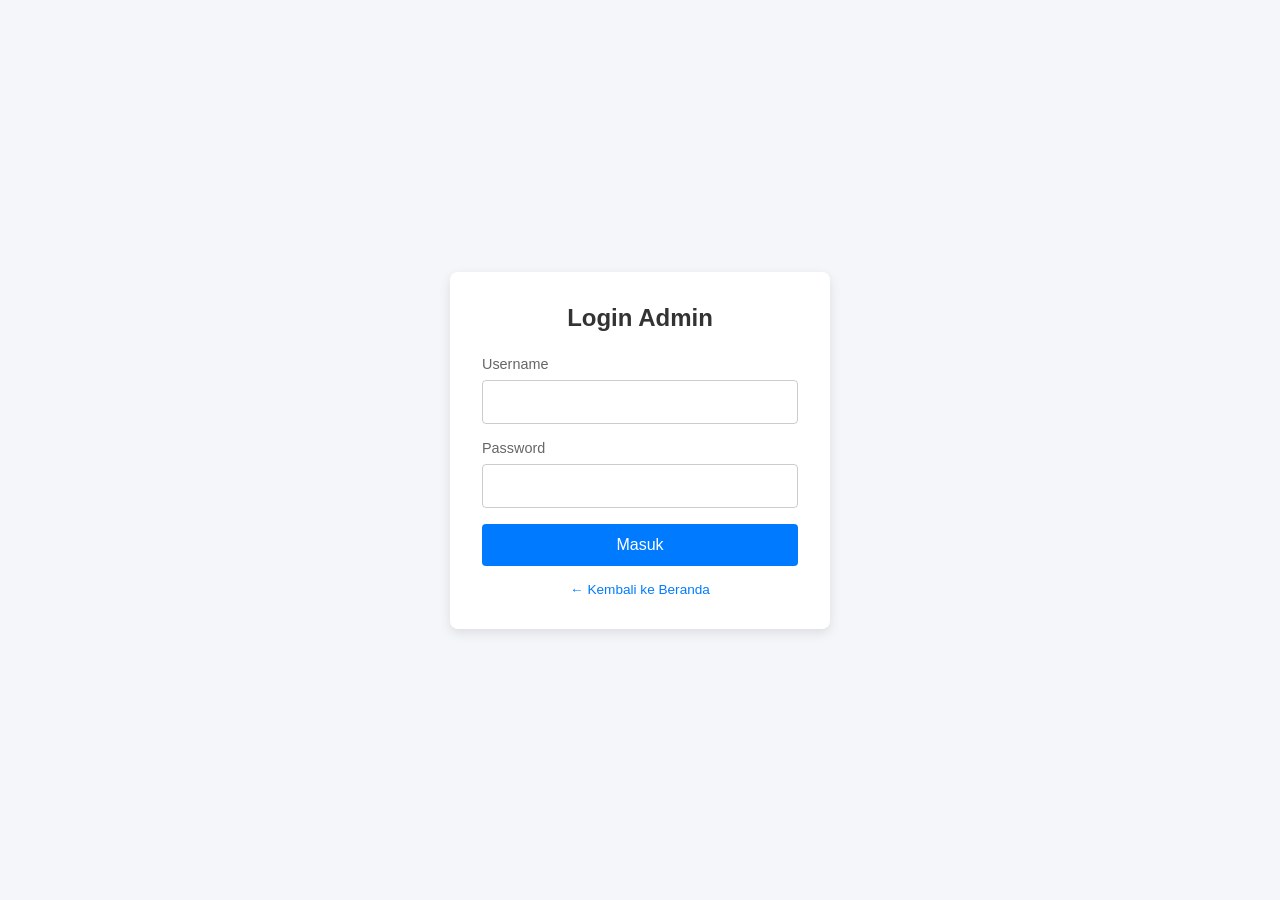
<file: admin/login.html>
<!DOCTYPE html>
<html lang="id">
<head>
    <meta charset="UTF-8">
    <meta name="viewport" content="width=device-width, initial-scale=1.0">
    <title>Login Admin - Expert System</title>
    <style>
        * { box-sizing: border-box; margin: 0; padding: 0; font-family: sans-serif; }
        body { display: flex; justify-content: center; align-items: center; min-height: 100vh; background: #f4f6f9; }
        .login-card { background: #fff; padding: 2rem; border-radius: 8px; box-shadow: 0 4px 12px rgba(0,0,0,0.1); width: 100%; max-width: 380px; }
        .login-card h2 { margin-bottom: 1.5rem; color: #333; text-align: center; }
        .form-group { margin-bottom: 1rem; }
        .form-group label { display: block; margin-bottom: .5rem; color: #666; font-size: 0.9rem; }
        .form-group input { width: 100%; padding: 0.75rem; border: 1px solid #ccc; border-radius: 4px; font-size: 1rem; }
        .btn-login { width: 100%; padding: 0.75rem; background: #007bff; color: #fff; border: none; border-radius: 4px; font-size: 1rem; cursor: pointer; }
        .btn-login:hover { background: #0056b3; }
        .btn-login:disabled { background: #6c757d; cursor: not-allowed; }
        .alert { padding: 0.75rem; margin-bottom: 1rem; border-radius: 4px; font-size: 0.85rem; display: none; }
        .alert-error { background: #f8d7da; color: #721c24; border: 1px solid #f5c6cb; }
        .back-link { display: block; text-align: center; margin-top: 1rem; font-size: 0.85rem; color: #007bff; text-decoration: none; }
        .back-link:hover { text-decoration: underline; }
    </style>
</head>
<body>

<div class="login-card">
    <h2>Login Admin</h2>
    <div id="alertBox" class="alert alert-error"></div>
    <form id="loginForm">
        <div class="form-group">
            <label for="username">Username</label>
            <input type="text" id="username" required autocomplete="username">
        </div>
        <div class="form-group">
            <label for="password">Password</label>
            <input type="password" id="password" required autocomplete="current-password">
        </div>
        <button type="submit" id="loginBtn" class="btn-login">Masuk</button>
    </form>
    <a href="../index.html" class="back-link">&larr; Kembali ke Beranda</a>
</div>

<script>
    // Backend PHP yang terhubung ke database `firman` (tabel users)
    // Path relatif agar tetap berfungsi di server XAMPP (port 80) maupun PHP dev server (port 8000)
    const API_URL = 'login.php';

    document.getElementById('loginForm').addEventListener('submit', async (e) => {
        e.preventDefault();
        const alertBox = document.getElementById('alertBox');
        const loginBtn = document.getElementById('loginBtn');
        alertBox.style.display = 'none';

        const username = document.getElementById('username').value;
        const password = document.getElementById('password').value;

        loginBtn.disabled = true;
        loginBtn.textContent = 'Memproses...';

        try {
            const res = await fetch(API_URL, {
                method: 'POST',
                headers: { 'Content-Type': 'application/json' },
                body: JSON.stringify({ username, password })
            });

            const data = await res.json();

            if (data.success) {
                // Diarahkan ke dashboard admin
                window.location.href = data.redirect || 'dashboard.php';
            } else {
                alertBox.textContent = data.message || 'Login gagal.';
                alertBox.style.display = 'block';
            }
        } catch (err) {
            console.error(err);
            alertBox.textContent = 'Gagal terhubung ke server. Pastikan server PHP berjalan.';
            alertBox.style.display = 'block';
        } finally {
            loginBtn.disabled = false;
            loginBtn.textContent = 'Masuk';
        }
    });
</script>

</body>
</html>
</file>
<file: styles.css>
:root {
  --bg: #f4f8ff;
  --surface: #ffffff;
  --text: #14213d;
  --muted: #64748b;
  --primary: #4f46e5;
  --primary-dark: #312e81;
  --accent: #7c3aed;
  --border: #dbeafe;
  --success: #0f766e;
}

* { box-sizing: border-box; }
body {
  margin: 0;
  font-family: 'Inter', sans-serif;
  background: linear-gradient(180deg, #f8fbff 0%, #eef4ff 100%);
  color: var(--text);
  line-height: 1.7;
}
a { text-decoration: none; color: inherit; }

.hero {
  background: linear-gradient(135deg, #0f172a 0%, #1d4ed8 45%, #7c3aed 100%);
  color: white;
  padding: 24px 24px 72px;
}
.navbar {
  display: flex;
  justify-content: space-between;
  align-items: center;
  max-width: 1150px;
  margin: 0 auto 42px;
}
.brand { font-size: 1.15rem; font-weight: 800; }
.nav-links { display: flex; gap: 18px; color: #e2e8f0; flex-wrap: wrap; }

.hero-content {
  display: grid;
  grid-template-columns: 1.55fr 0.85fr;
  gap: 24px;
  max-width: 1150px;
  margin: 0 auto;
  align-items: center;
}
.eyebrow {
  text-transform: uppercase;
  letter-spacing: 0.24em;
  font-size: 0.78rem;
  font-weight: 800;
  opacity: 0.9;
}
h1, h2, h3 { line-height: 1.2; }
h1 { font-size: clamp(2rem, 4vw, 3.2rem); margin: 8px 0 16px; }
.hero-text { font-size: 1.05rem; max-width: 680px; color: #e2e8f0; }
.hero-actions { display: flex; gap: 12px; margin-top: 24px; flex-wrap: wrap; }
.btn {
  display: inline-block;
  padding: 12px 18px;
  border-radius: 999px;
  font-weight: 700;
  cursor: pointer;
  border: none;
  transition: transform 0.2s ease, box-shadow 0.2s ease;
}
.btn:hover { transform: translateY(-2px); }
.btn-primary { background: white; color: var(--primary-dark); }
.btn-secondary { background: rgba(255,255,255,0.12); color: white; border: 1px solid rgba(255,255,255,0.2); }

.hero-card, .info-card, .rule-card, .diagnosis-card, .result-card, .contact-card, .history-item {
  background: var(--surface);
  border-radius: 20px;
  box-shadow: 0 18px 45px rgba(15, 23, 42, 0.08);
  border: 1px solid var(--border);
}
.hero-card { padding: 24px; color: var(--text); }
.hero-card ul { padding-left: 18px; }

.section { max-width: 1150px; margin: 0 auto; padding: 72px 24px; }
.alt-section { background: rgba(255,255,255,0.7); border-radius: 28px; margin: 24px auto; }
.section-heading { margin-bottom: 24px; }
.section-subtitle { color: var(--muted); margin-top: 6px; }
.card-grid { display: grid; grid-template-columns: repeat(3, minmax(0, 1fr)); gap: 20px; }
.info-card, .rule-card { padding: 24px; }
.rules-list { display: grid; grid-template-columns: repeat(2, minmax(0, 1fr)); gap: 20px; }
.diagnosis-layout { display: grid; grid-template-columns: 1.2fr 0.8fr; gap: 20px; align-items: start; }
.diagnosis-card, .result-card, .contact-card { padding: 24px; }
.form-group { display: grid; gap: 14px; margin-bottom: 18px; }
.identity-card {
  padding: 16px;
  border: 1px solid var(--border);
  border-radius: 14px;
  background: linear-gradient(135deg, #f8fbff, #eef4ff);
  margin-bottom: 16px;
}

.identity-card h3 {
  margin-top: 0;
  margin-bottom: 10px;
}

.identity-card label {
  display: block;
  font-weight: 600;
  margin-bottom: 10px;
}

.identity-card input,
.identity-card select {
  margin-top: 6px;
  margin-bottom: 0;
}

.identity-card select {
  width: 100%;
  border: 1px solid var(--border);
  border-radius: 12px;
  padding: 12px 14px;
  font: inherit;
  background: white;
}

.step-header {
  margin-bottom: 10px;
}

.step-header h4 {
  margin: 0 0 4px;
}

.step-header p {
  margin: 0;
  color: var(--muted);
}

.consultation-intro {
  padding: 16px 18px;
  border-radius: 16px;
  background: linear-gradient(135deg, #f8fbff, #eef4ff);
  border: 1px solid var(--border);
  margin-bottom: 14px;
}
.consultation-badges {
  display: flex;
  flex-wrap: wrap;
  gap: 8px;
  margin-bottom: 8px;
}
.consultation-badges span {
  padding: 6px 10px;
  border-radius: 999px;
  background: white;
  border: 1px solid var(--border);
  font-size: 0.84rem;
  font-weight: 600;
  color: var(--primary-dark);
}
.progress-card {
  padding: 14px 16px;
  border-radius: 16px;
  background: #f8fbff;
  border: 1px solid var(--border);
  margin-bottom: 14px;
}
.progress-head {
  display: flex;
  justify-content: space-between;
  gap: 12px;
  margin-bottom: 8px;
  font-size: 0.95rem;
}
.progress-bar {
  width: 100%;
  height: 10px;
  background: #e2e8f0;
  border-radius: 999px;
  overflow: hidden;
}
.progress-fill {
  width: 0%;
  height: 100%;
  background: linear-gradient(90deg, var(--primary), var(--accent));
  transition: width 0.2s ease;
}
.stepper {
  display: flex;
  flex-wrap: wrap;
  gap: 8px;
  margin-top: 10px;
}
.step-pill {
  padding: 7px 10px;
  border-radius: 999px;
  background: white;
  border: 1px solid var(--border);
  font-size: 0.82rem;
  font-weight: 700;
  color: var(--muted);
}
.step-pill.active {
  background: linear-gradient(90deg, var(--primary), var(--accent));
  color: white;
  border-color: transparent;
}
.wizard-step {
  display: none;
}
.wizard-step.active {
  display: block;
}
.wizard-nav {
  display: flex;
  gap: 10px;
  flex-wrap: wrap;
  margin-top: 16px;
}
.wizard-submit {
  display: none;
}
.wizard-submit.active {
  display: inline-block;
}
.question-section {
  padding: 14px 0 6px;
}
.question-section h4 {
  margin: 0 0 6px;
  color: var(--primary-dark);
}
.question-section > p {
  margin: 0 0 12px;
  color: var(--muted);
}
.question-card {
  padding: 14px 14px 12px;
  border: 1px solid var(--border);
  border-radius: 14px;
  background: #f8fbff;
  margin-bottom: 12px;
}
.question-card p { margin: 0 0 10px; font-weight: 600; }
.scale { display: flex; flex-wrap: wrap; gap: 8px; }
.form-actions { display: flex; gap: 10px; flex-wrap: wrap; margin-top: 6px; }
.scale label {
  display: flex;
  align-items: center;
  gap: 6px;
  padding: 8px 10px;
  border-radius: 999px;
  background: white;
  border: 1px solid var(--border);
  font-size: 0.95rem;
}
input[type='text'], input[type='email'], textarea {
  width: 100%;
  border: 1px solid var(--border);
  border-radius: 12px;
  padding: 12px 14px;
  font: inherit;
  margin-bottom: 12px;
}
.result-card-header {
  display: flex;
  justify-content: space-between;
  align-items: center;
  gap: 12px;
  margin-bottom: 12px;
}
.result-summary {
  background: linear-gradient(135deg, #f8fbff, #eef4ff);
  border: 1px solid var(--border);
  border-radius: 16px;
  padding: 16px;
  margin-bottom: 14px;
}
.result-highlight {
  display: flex;
  justify-content: space-between;
  gap: 12px;
  align-items: center;
  margin-bottom: 12px;
}
.result-title {
  margin: 0;
  font-size: 1.05rem;
  font-weight: 800;
  color: var(--primary-dark);
}
.result-subtitle {
  margin: 4px 0 0;
  color: var(--muted);
  font-size: 0.95rem;
}
.result-metrics {
  display: grid;
  grid-template-columns: repeat(3, minmax(0, 1fr));
  gap: 10px;
}
.metric-pill {
  padding: 10px 12px;
  border-radius: 12px;
  background: white;
  border: 1px solid var(--border);
}
.metric-pill span {
  display: block;
  font-size: 0.76rem;
  text-transform: uppercase;
  letter-spacing: 0.08em;
  color: var(--muted);
  margin-bottom: 4px;
}
.metric-pill strong {
  font-size: 0.95rem;
  color: var(--primary-dark);
}
.result-section {
  margin-bottom: 14px;
}
.result-section h4 {
  margin: 0 0 8px;
  color: var(--primary-dark);
}
.result-section p {
  margin: 0;
  color: var(--text);
}
.result-meter {
  margin: 12px 0 16px;
  padding: 12px 14px;
  border-radius: 14px;
  background: white;
  border: 1px solid var(--border);
}
.result-meter-bar {
  height: 10px;
  border-radius: 999px;
  background: #e2e8f0;
  overflow: hidden;
  margin-top: 8px;
}
.result-meter-fill {
  height: 100%;
  border-radius: inherit;
  background: linear-gradient(90deg, var(--primary), var(--accent));
}
.result-recommendation {
  margin-bottom: 6px;
}
.status-badge {
  display: inline-block;
  padding: 6px 10px;
  border-radius: 999px;
  background: #e2e8f0;
  color: var(--primary-dark);
  font-size: 0.84rem;
  font-weight: 700;
}
.status-badge-warning { background: #fef3c7; color: #92400e; }
.status-badge-danger { background: #fee2e2; color: #b91c1c; }
.status-badge-success { background: #dcfce7; color: #166534; }
.result-placeholder { color: var(--muted); }
.result-title { color: var(--primary-dark); margin-bottom: 8px; }
.result-score { font-size: 1.5rem; font-weight: 800; color: var(--accent); }
.result-list, .recommendation-list { padding-left: 18px; }
.result-actions { margin-top: 16px; }
.stats-grid { display: grid; grid-template-columns: repeat(3, minmax(0, 1fr)); gap: 18px; }
.stat-card {
  padding: 24px;
  border-radius: 20px;
  background: linear-gradient(135deg, #ffffff, #f3f7ff);
  border: 1px solid var(--border);
  box-shadow: 0 12px 30px rgba(15, 23, 42, 0.06);
}
.stat-number { font-size: 1.8rem; font-weight: 800; color: var(--primary-dark); }
.stat-label { color: var(--muted); margin-top: 4px; }
.history-toolbar { display: flex; gap: 10px; flex-wrap: wrap; margin-bottom: 16px; }
.history-list { display: grid; gap: 12px; }
.history-item { padding: 16px 18px; }
.history-item strong { color: var(--primary-dark); }
.history-meta { display: flex; justify-content: space-between; gap: 12px; flex-wrap: wrap; margin-bottom: 6px; }
.history-actions { margin-top: 10px; }
.btn-small { padding: 8px 12px; font-size: 0.92rem; }
.contact-message { margin-top: 12px; color: var(--success); font-weight: 700; }
.footer { text-align: center; padding: 24px; color: var(--muted); }

@media (max-width: 860px) {
  .hero-content, .diagnosis-layout, .card-grid, .rules-list, .stats-grid { grid-template-columns: 1fr; }
  .navbar { flex-direction: column; gap: 12px; }
}
</file>
